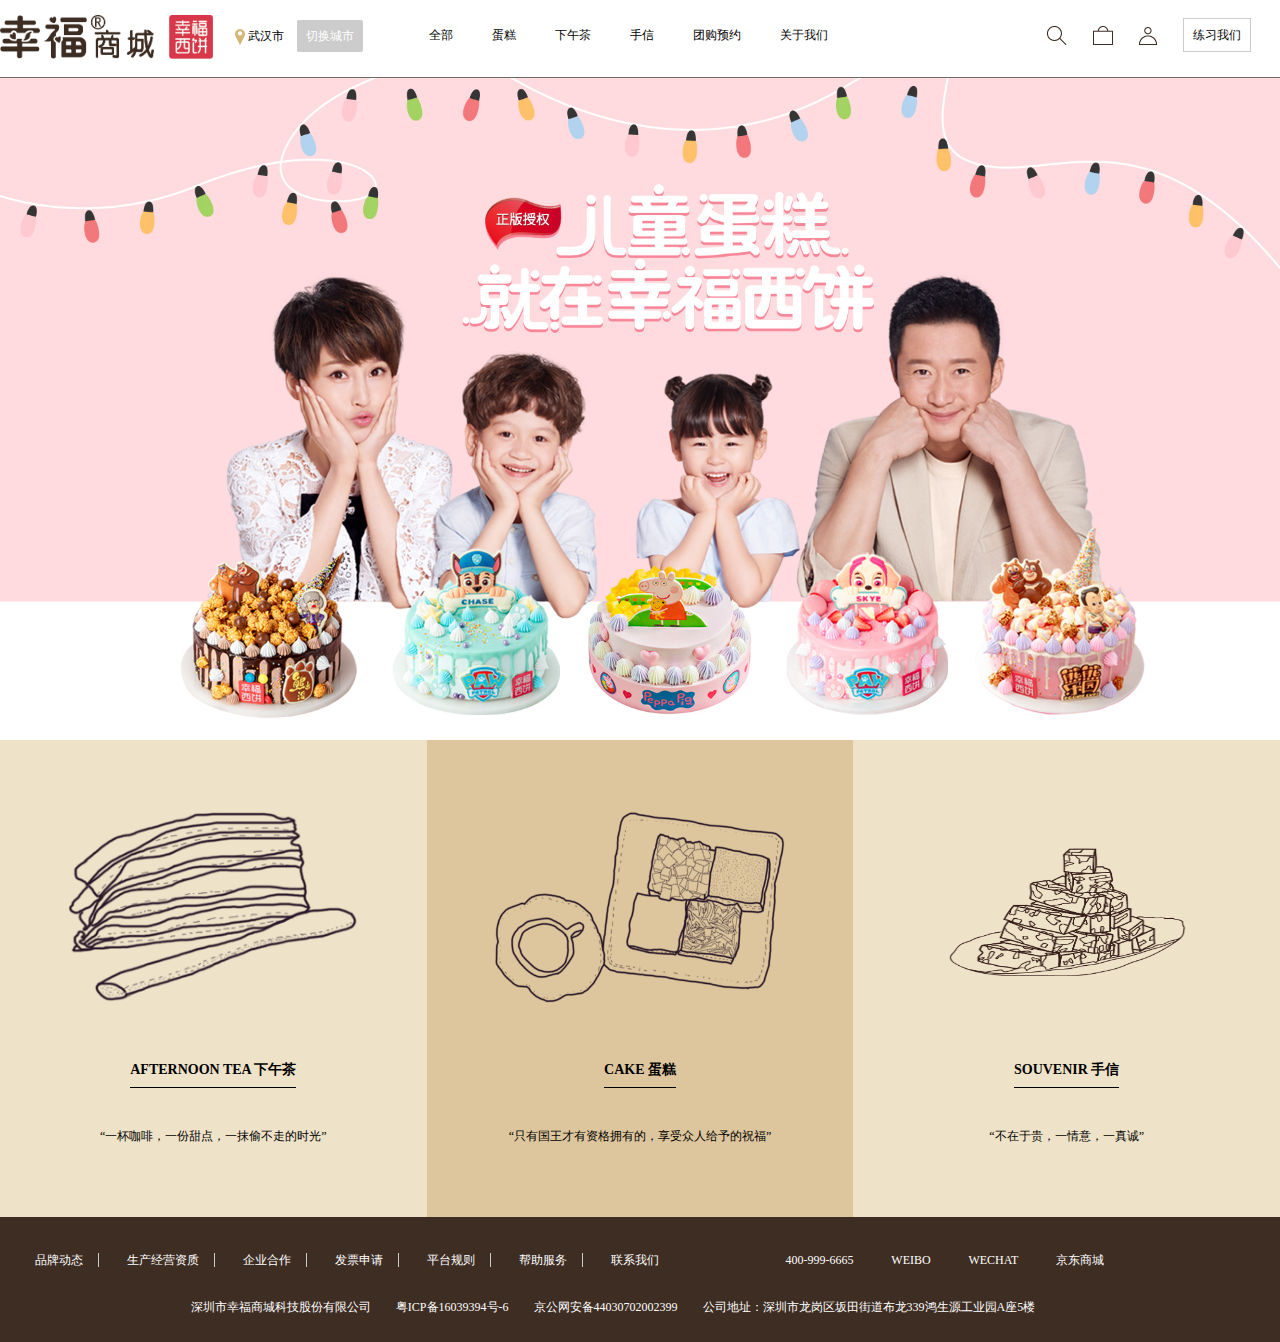
<file: index.html>
<!--
 * @Description: 
 * @Author: shengnan
 * @Date: 2020-09-07 20:13:01
 * @LastEditors: shengnan
 * @LastEditTime: 2020-09-07 21:37:42
-->
<!DOCTYPE html>
<html lang="en">
  <head>
    <meta charset="UTF-8" />
    <meta name="viewport" content="width=device-width, initial-scale=1.0" />
    <title>幸福西饼</title>
    <link rel="stylesheet" href="./css/index.css" />
  </head>
  <body>
    <!-- 头部start -->
    <header class="header">
      <!-- 版心 -->
      <div class="inner">
        <!-- logo -->
        <div class="logo">
          <h1><a href="#">幸福西饼</a></h1>
        </div>
        <!-- 地址 -->
        <div class="address">
          <img src="./images/icon-address.png" alt="" />
          <span>武汉市</span>
          <a href="#">切换城市</a>
        </div>
        <!-- 导航 -->
        <div class="navs">
          <a href="#">全部</a>
          <a href="#">蛋糕</a>
          <a href="#">下午茶</a>
          <a href="#">手信</a>
          <a href="#">团购预约</a>
          <a href="#">关于我们</a>
        </div>
        <!-- 工具 -->
        <div class="tools">
          <img src="./images/i-search.jpg" alt="" />
          <img src="./images/i-cart.jpg" alt="" />
          <img src="./images/i-user.jpg" alt="" />
          <a href="#">练习我们</a>
        </div>
      </div>
    </header>
    <!-- 头部end -->

    <!-- 主体start -->
    <main class="main">
      <a href="#">
        <img src="./images/bg.jpg" alt="" />
      </a>
    </main>
    <!-- 主体end -->

    <!-- 商品start -->
    <div class="goods">
      <div class="tea">
        <a href="#">
          <img src="./images/ca-afternoontea.png" alt="" />
          <h4>AFTERNOON TEA 下午茶</h4>
          <p>“一杯咖啡，一份甜点，一抹偷不走的时光”</p>
        </a>
      </div>
      <div class="cake">
        <a href="#">
          <img src="./images/ca-cake.png" alt="" />
          <h4>CAKE 蛋糕</h4>
          <p>“只有国王才有资格拥有的，享受众人给予的祝福”</p>
        </a>
      </div>
      <div class="souvenir">
        <a href="#">
          <img src="./images/ca-freehand.png" alt="" />
          <h4>SOUVENIR 手信</h4>
          <p>“不在于贵，一情意，一真诚”</p>
        </a>
      </div>
    </div>
    <!-- 商品end -->
    <footer class="footer">
      <div class="inner">
        <div class="service">
          <div class="item1">
            <a href="#">品牌动态</a>
            <a href="#">生产经营资质</a>
            <a href="#">企业合作</a>
            <a href="#">发票申请</a>
            <a href="#">平台规则</a>
            <a href="#">帮助服务</a>
            <a href="#">联系我们</a>
          </div>
          <div class="item2">
            <a href="#">400-999-6665</a>
            <a href="#">WEIBO</a>
            <a href="#">WECHAT</a>
            <a href="#">京东商城</a>
          </div>
        </div>
        <div class="compony">
          <span>深圳市幸福商城科技股份有限公司</span>
          <span>粤ICP备16039394号-6</span>
          <span>京公网安备44030702002399</span>
          <span>公司地址：深圳市龙岗区坂田街道布龙339鸿生源工业园A座5楼</span>
        </div>
      </div>
    </footer>
  </body>
</html>
</file>
<file: css/index.css>
* {
  box-sizing: border-box;
}

html,
body,
p,
ul,
li,
a,
p,
h1,
h2,
h3,
h4,
img {
  margin: 0;
  padding: 0;
}
a {
  text-decoration: none;
}
img {
  vertical-align: middle;
}

/* 头部start */
.header {
  height: 78px;
  border-bottom: 1px solid rgb(110, 107, 107);
}
.inner {
  overflow: hidden;
  width: 1251px;
  height: 100%;
}
.logo {
  float: left;
  width: 217px;
  height: 45px;
  margin: 15px 18px 0 0;
}
.logo a {
  display: block;
  overflow: hidden;
  text-indent: -9999px;

  background-image: url(../images/logo_big01.png);
  background-repeat: no-repeat;
  background-size: contain;
}

.header .address {
  float: left;
  margin: 29px 0;
  line-height: 1;
  font-size: 12px;
}

.header .address a {
  padding: 9px;
  margin-left: 10px;
  border-radius: 2px;
  color: #fff;
  background-color: #ccc;
}
.header .navs {
  float: left;
  margin: 25px 0 0 66px;
}
.header .navs a {
  margin-right: 35px;
  font-size: 12px;
  color: #000;
}
.header .tools {
  float: right;
  margin-top: 25px;

  font-size: 12px;
}
.header .tools img {
  margin-right: 20px;
}
.header .tools a {
  padding: 9px;
  border: 1px solid #ccc;
  line-height: 1;
  color: #000;
}

/* 头部end */

/* 主体start */
.main {
  height: 662px;
}
.main img {
  width: 100%;
  height: 662px;
}
/* 主体end */

/* 商品 start */
.goods {
  display: flex;
  height: 477px;
}
.goods > div {
  flex: 1;
  height: 100%;
}
.goods a {
  height: 100%;
  display: flex;
  flex-direction: column;
  justify-content: center;
  align-items: center;

  color: #000;
}
.goods img {
  width: 290px;
  height: 191px;
}
.goods .tea {
  background-color: #eee2c8;
}

.goods .cake {
  background-color: #ddc69d;
}
.goods .souvenir {
  background-color: #eee2c8;
}
.goods img {
  margin-bottom: 60px;
}
.goods h4 {
  padding-bottom: 10px;
  border-bottom: 1px solid #000;

  font-size: 14px;
  line-height: 14px;
}
.goods p {
  margin-top: 40px;
  font-size: 12px;
}

/* 商品end */

/* 底部start */
.footer {
  font-size: 0;
  height: 125px;
  text-align: center;
  color: #fff;
  background-color: #3e2d23;
}
.footer .service {
  margin-top: 35px;
  font-size: 12px;
}
.footer .service .item1 {
  float: left;
}
.footer .service .item1 a {
  padding-left: 25px;
  padding-right: 15px;
  border-right: 1px solid #ccc;
}
.footer .service .item1 a:first-child {
  padding-left: 35px;
}
.footer .service .item1 a:last-child {
  border-right: 0;
}
.footer .service .item2 a {
  margin-right: 35px;
}
.footer .service a {
  color: #fff;
}
.footer .compony {
  margin-top: 30px;
}
.footer .compony span {
  font-size: 12px;
  margin-right: 25px;
}

/* 底部end */
</file>
